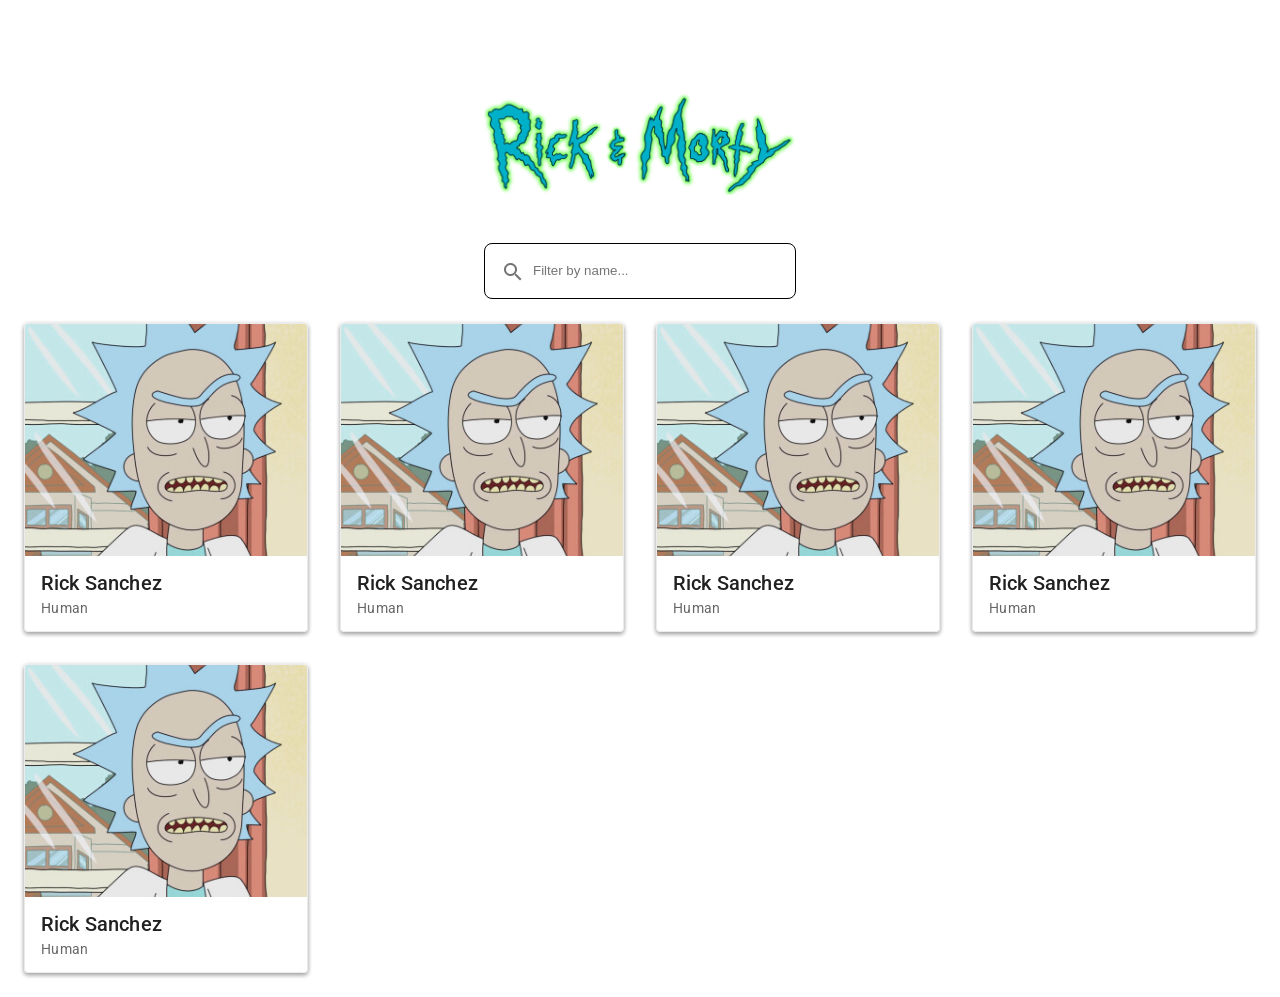
<file: index.html>
<!DOCTYPE html>
<html lang="en">

<head>
    <meta charset="UTF-8">
    <meta name="viewport" content="width=device-width, initial-scale=1">
    <title>Characters</title>
    <link rel="stylesheet" href="css/style.css">
    <link href="https://fonts.googleapis.com/css2?family=Karla:wght@700&family=Roboto:wght@400;500;700&display=swap" rel="stylesheet">
</head>

<body>
    <header class="header">
        <img class="header_logo" src="images/logo.png" alt="Rick and Morty logo">
    </header>

    <main>
        <section class="search">
            <label class="visually-hidden" for="search-input">Filter by name</label>
            <input class="search__input" id="search-input" type="text" name="name" placeholder="Filter by name...">
        </section>
        <section class="characters">
            <ul class="cards">
                <li class="cards__item">
                    <a class="card" href="character.html">
                        <img class="card__image" src="images/rick.jpg" alt="Rick Sanchez">
                        <div class="card__body">
                            <h2 class="card__name">Rick Sanchez</h2>
                            <p class="card__species">Human</p>
                        </div>
                    </a>
                </li>
                <li class="cards__item">
                    <a class="card" href="character.html">
                        <img class="card__image" src="images/rick.jpg" alt="Rick Sanchez">
                        <div class="card__body">
                            <h2 class="card__name">Rick Sanchez</h2>
                            <p class="card__species">Human</p>
                        </div>
                    </a>
                </li>
                <li class="cards__item">
                    <a class="card" href="character.html">
                        <img class="card__image" src="images/rick.jpg" alt="Rick Sanchez">
                        <div class="card__body">
                            <h2 class="card__name">Rick Sanchez</h2>
                            <p class="card__species">Human</p>
                        </div>
                    </a>
                </li>
                <li class="cards__item">
                    <a class="card" href="character.html">
                        <img class="card__image" src="images/rick.jpg" alt="Rick Sanchez">
                        <div class="card__body">
                            <h2 class="card__name">Rick Sanchez</h2>
                            <p class="card__species">Human</p>
                        </div>
                    </a>
                </li>
                <li class="cards__item">
                    <a class="card" href="character.html">
                        <img class="card__image" src="images/rick.jpg" alt="Rick Sanchez">
                        <div class="card__body">
                            <h2 class="card__name">Rick Sanchez</h2>
                            <p class="card__species">Human</p>
                        </div>
                    </a>
                </li>
            </ul>
        </section>
</file>
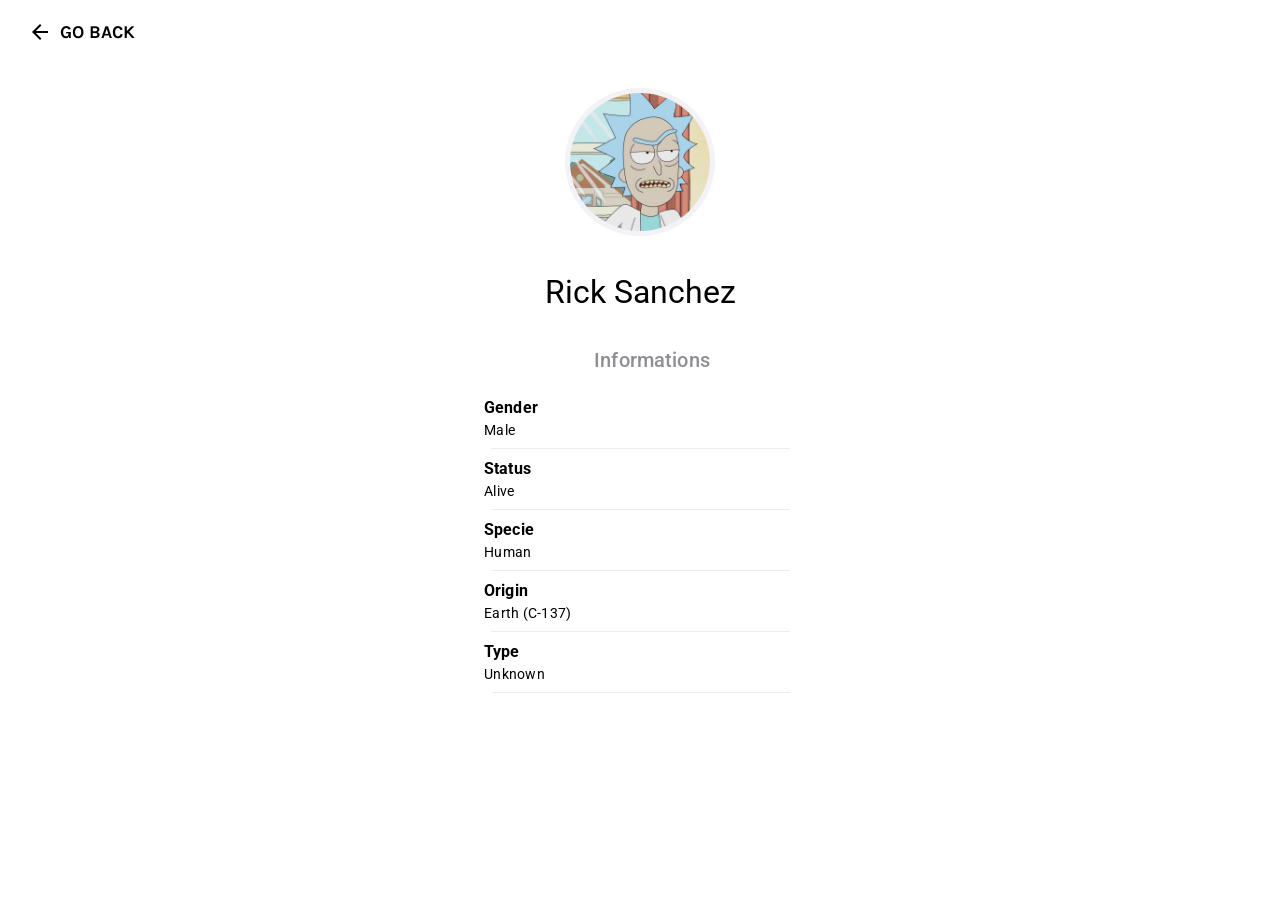
<file: character.html>
<!DOCTYPE html>
<html lang="en">

<head>
    <meta charset="UTF-8">
    <meta name="viewport" content="width=device-width, initial-scale=1">
    <title>Character details</title>
    <link rel="stylesheet" href="css/style.css">
    <link href="https://fonts.googleapis.com/css2?family=Karla:wght@700&family=Roboto:wght@400;500;700&display=swap"
        rel="stylesheet">
</head>

<body>
    <header class="header__goback">
        <a href="index.html" class="header__link">
            <h3 class="header__link__text">Go back</h3>
        </a>
    </header>
    <main>
        <section class="character">
            <img class="character__image" src="images/rick.jpg" alt="Character image">
            <p class="character__name">Rick Sanchez</p>
        </section>
        <section class="information">
            <h6 class="information__title">Informations</h6>
            <ul class="information__list">
                <li class="information__item">
                    <p class="information__item__title">Gender</p>
                    <p class="information__item__value">Male</p>
                    <div class="information__item__divider"></div>
                </li>
                <li class="information__item">
                    <p class="information__item__title">Status</p>
                    <p class="information__item__value">Alive</p>
                    <div class="information__item__divider"></div>
                </li>
                <li class="information__item">
                    <p class="information__item__title">Specie</p>
                    <p class="information__item__value">Human</p>
                    <div class="information__item__divider"></div>
                </li>
                <li class="information__item">
                    <p class="information__item__title">Origin</p>
                    <p class="information__item__value">Earth (C-137)</p>
                    <div class="information__item__divider"></div>
                </li>
                <li class="information__item">
                    <p class="information__item__title">Type</p>
                    <p class="information__item__value">Unknown</p>
                    <div class="information__item__divider"></div>
                </li>
            </ul>


        </section>
    </main>

</body>

</html>
</file>
<file: css/style.css>
* {
    margin: 0;
    padding: 0;
    box-sizing: border-box;
}

a {
    color: inherit;
    text-decoration: none;
}

.header {
    display: flex;
    justify-content: center;
    padding-top: 92px;
    padding-bottom: 24px;
}

.header_logo {
    width: 100%;
    max-width: 312px;
}

.header__goback {
    display: flex;
    justify-content: left;
    padding: 23px 12px;
}

.header__link__text {
    background: url(../images/arrow_back_24px.png) no-repeat 16px;
    padding: 0 0 0 48px;
    font-family: Karla, sans-serif;
    text-transform: uppercase;
    font-weight: 700;
    font-size: 18px;
    line-height: 100%;
    letter-spacing: 0%;
}

.search {
    display: flex;
    justify-content: center;
    margin: 24px;
}

.search__input {
    width: 100%;
    max-width: 312px;
    height: 56px;
    padding: 0 0 0 48px;
    background: url(../images/leadingIcon.png) no-repeat 16px;
    border: 1px solid;
    border-radius: 8px;
}

.search__input:hover {
    border-color: red;
}

.search__input:focus {
    border-color: rgb(0, 255, 119);
    outline: none;
}

.visually-hidden {
    position: absolute;
    width: 1px;
    height: 1px;
    margin: -1px;
    overflow: hidden;
    clip: rect(0 0 0 0);
    white-space: nowrap;
    border: 0;
}

.cards {
    list-style: none;
    display: grid;
    grid-template-columns: minmax(0, 312px);
    justify-content: center;
    gap: 32px;

}


.card {
    display: flex;
    flex-direction: column;
    overflow: hidden;
    border: 1px solid rgba(0, 0, 0, 0.08);
    border-radius: 4px;
    box-shadow:
        0 2px 4px 0 rgba(0, 0, 0, 0.14),
        0 3px 4px 0 rgba(0, 0, 0, 0.12),
        0 1px 5px 0 rgba(0, 0, 0, 0.20);
    transition: transform 0.2s ease, box-shadow 0.2s ease;
}

.card:hover {
    transform: translateY(-2px);
    box-shadow: 0 8px 16px rgba(0, 0, 0, 0.2);
}

.card__image {
    object-fit: cover;
    width: 100%;
    height: 232px;

}

.card__body {
    padding: 12px 16px;
}

.card__name {
    font-family: Roboto;
    font-weight: 500;
    font-size: 20px;
    color: #000000DE;
    line-height: 30px;
    letter-spacing: 0.15px;
}

.card__species {
    font-family: Roboto;
    font-weight: 400;
    font-size: 14px;
    color: #00000099;
    line-height: 21px;
    letter-spacing: 0.25px;
}

.character {
    display: flex;
    flex-direction: column;
    align-items: center;
    padding: 24px;
    gap: 24px;
}

.character__image {
    border-radius: 50%;
    object-fit: cover;
    width: 150px;
    height: 148px;
    border: 5px solid #F2F2F7;
}

.character__name {
    font-family: Roboto;
    font-weight: 400;
    font-size: 32px;
    line-height: 100%;
    letter-spacing: 0px;
    text-align: center;
    vertical-align: middle;
    margin: 16px 0;
}

.information {
    display: flex;
    flex-direction: column;
    padding: 0px;
    gap: 24px;
}

.information__title {
    font-family: Roboto;
    font-weight: 500;
    font-size: 20px;
    line-height: 24px;
    letter-spacing: 0.15px;
    color: #8E8E93;
    padding-left: 24px;
}

.information__list {
    list-style: none;
    width: 100%;
    max-width: 312px;
    margin: 0 auto;
}

.information__item__title {
    font-family: Roboto;
    font-weight: 700;
    font-size: 16px;
    line-height: 24px;
    letter-spacing: 0.15px;
}

.information__item__value {
    font-family: Roboto;
    font-weight: 400;
    font-size: 14px;
    line-height: 20px;
    letter-spacing: 0.25px;
    font-color: #000000DE;
}

.information__item__divider {
    height: 1px;
    background-color: rgba(33, 33, 33, 0.08);
    width: 100%;
    max-width: 299px;
    margin: 8px auto;

}

@media (min-width: 768px) {
    .cards {
        grid-template-columns: repeat(4, 1fr);
        margin: 24px;
        justify-content: center;
    }

    .information__title {
        display: flex;
        justify-content: center;
    }
}
</file>
